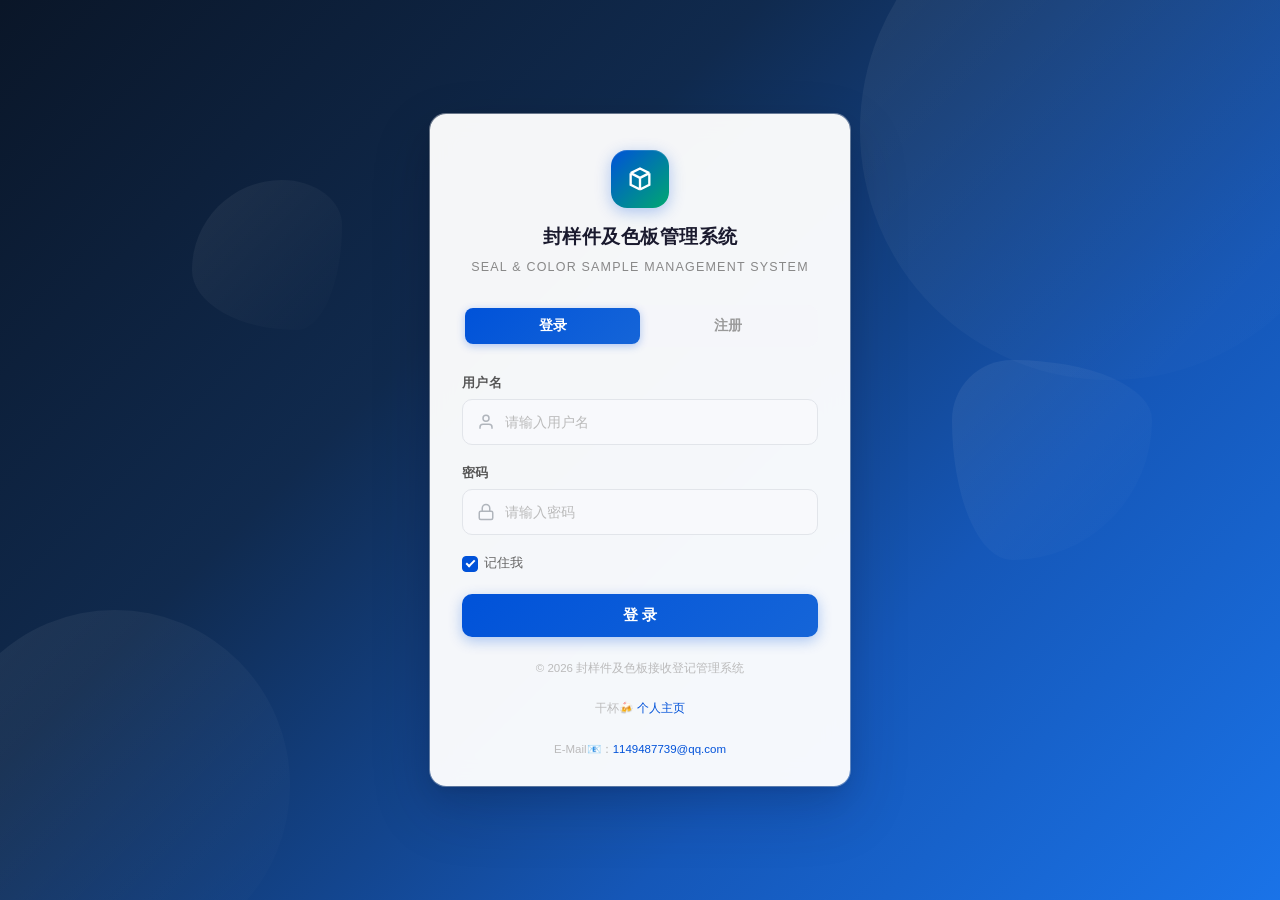
<file: templates/login.html>
<!DOCTYPE html>
<html lang="zh-CN">
<head>
    <meta charset="UTF-8">
    <meta name="viewport" content="width=device-width, initial-scale=1.0">
    <title>登录 - 封样件及色板管理系统</title>
    <link rel="stylesheet" href="/static/css/style.css">
    <link rel="stylesheet" href="/static/css/components.css">
    <link rel="stylesheet" href="/static/css/pages.css">
</head>
<body>
<div class="login-page">
    <!-- 背景装饰 -->
    <div class="login-bg-shapes">
        <div class="login-shape shape-1"></div>
        <div class="login-shape shape-2"></div>
        <div class="login-shape shape-3"></div>
        <div class="login-shape shape-4"></div>
    </div>

    <div class="login-card">
        <!-- 品牌区 -->
        <div class="login-brand">
            <div class="login-logo">
                <svg viewBox="0 0 24 24" fill="none" stroke="currentColor" stroke-width="2"><path d="M20 7l-8-4-8 4m16 0l-8 4m8-4v10l-8 4m0-10L4 7m8 4v10M4 7v10l8 4"/></svg>
            </div>
            <h1 class="login-brand-name">封样件及色板管理系统</h1>
            <p class="login-brand-subtitle">Seal &amp; Color Sample Management System</p>
        </div>

        <!-- 登录/注册 Tabs -->
        <div class="login-tabs">
            <button type="button" id="login-tab" class="login-tab active">登录</button>
            <button type="button" id="register-tab" class="login-tab">注册</button>
            <span class="login-tab-indicator" id="tab-indicator"></span>
        </div>

        <!-- 登录表单 -->
        <form id="login-form" style="display:block;" class="login-form-inner" autocomplete="off">
            <div class="login-field">
                <label class="login-label">用户名</label>
                <div class="login-input-wrap">
                    <span class="field-icon">
                        <svg viewBox="0 0 24 24" fill="none" stroke="currentColor" stroke-width="2" width="18" height="18"><path d="M20 21v-2a4 4 0 00-4-4H8a4 4 0 00-4 4v2"/><circle cx="12" cy="7" r="4"/></svg>
                    </span>
                    <input type="text" name="username" placeholder="请输入用户名" required autocomplete="username">
                </div>
            </div>
            <div class="login-field">
                <label class="login-label">密码</label>
                <div class="login-input-wrap">
                    <span class="field-icon">
                        <svg viewBox="0 0 24 24" fill="none" stroke="currentColor" stroke-width="2" width="18" height="18"><rect x="3" y="11" width="18" height="11" rx="2"/><path d="M7 11V7a5 5 0 0110 0v4"/></svg>
                    </span>
                    <input type="password" name="password" placeholder="请输入密码" required autocomplete="current-password">
                    <button type="button" class="pwd-toggle" aria-label="显示/隐藏密码">
                        <svg class="eye-open" viewBox="0 0 24 24" fill="none" stroke="currentColor" stroke-width="1.8" width="17" height="17"><path d="M1 12s4-8 11-8 11 8 11 8-4 8-11 8S1 12 1 12z"/><circle cx="12" cy="12" r="3"/></svg>
                        <svg class="eye-closed" viewBox="0 0 24 24" fill="none" stroke="currentColor" stroke-width="1.8" width="17" height="17" style="display:none;"><path d="M17.94 17.94A10.07 10.07 0 0112 20c-7 0-11-8-11-8a18.45 18.45 0 015.06-5.94M9.9 4.24A9.12 9.12 0 0112 4c7 0 11 8 11 8a18.5 18.5 0 01-2.16 3.19m-6.72-1.07a3 3 0 11-4.24-4.24"/><line x1="1" y1="1" x2="23" y2="23"/></svg>
                    </button>
                </div>
            </div>
            <div class="login-options-row">
                <label class="login-checkbox">
                    <input type="checkbox" checked>
                    <span class="checkbox-custom"></span>
                    记住我
                </label>
            </div>
            <button type="submit" class="btn-login">
                <span class="btn-text">登 录</span>
                <span class="btn-loading"><svg class="spinner-sm" viewBox="0 0 24 24" fill="none" stroke="currentColor" stroke-width="2.5"><path d="M12 2a10 10 0 100 20"/><animateTransform attributeName="transform" type="rotate" from="0 12 12" to="360 12 12" dur="0.6s" repeatCount="indefinite"/></svg></span>
            </button>
        </form>

        <!-- 注册表单 -->
        <form id="register-form" style="display:none;" class="login-form-inner" autocomplete="off">
            <div class="login-field">
                <label class="login-label">用户名</label>
                <div class="login-input-wrap">
                    <span class="field-icon">
                        <svg viewBox="0 0 24 24" fill="none" stroke="currentColor" stroke-width="2" width="18" height="18"><path d="M20 21v-2a4 4 0 00-4-4H8a4 4 0 00-4 4v2"/><circle cx="12" cy="7" r="4"/></svg>
                    </span>
                    <input type="text" name="username" placeholder="用于登录" required autocomplete="new-username">
                </div>
            </div>
            <div class="login-field">
                <label class="login-label">真实姓名</label>
                <div class="login-input-wrap">
                    <span class="field-icon">
                        <svg viewBox="0 0 24 24" fill="none" stroke="currentColor" stroke-width="2" width="18" height="18"><rect x="2" y="4" width="20" height="16" rx="2"/><line x1="7" y1="9" x2="17" y2="9"/><line x1="7" y1="13" x2="13" y2="13"/></svg>
                    </span>
                    <input type="text" name="realName" placeholder="真实姓名" required>
                </div>
            </div>
            <div class="login-field">
                <label class="login-label">密码</label>
                <div class="login-input-wrap">
                    <span class="field-icon">
                        <svg viewBox="0 0 24 24" fill="none" stroke="currentColor" stroke-width="2" width="18" height="18"><rect x="3" y="11" width="18" height="11" rx="2"/><path d="M7 11V7a5 5 0 0110 0v4"/></svg>
                    </span>
                    <input type="password" name="password" placeholder="至少6位" minlength="6" required autocomplete="new-password">
                    <button type="button" class="pwd-toggle" aria-label="显示/隐藏密码">
                        <svg class="eye-open" viewBox="0 0 24 24" fill="none" stroke="currentColor" stroke-width="1.8" width="17" height="17"><path d="M1 12s4-8 11-8 11 8 11 8-4 8-11 8S1 12 1 12z"/><circle cx="12" cy="12" r="3"/></svg>
                        <svg class="eye-closed" viewBox="0 0 24 24" fill="none" stroke="currentColor" stroke-width="1.8" width="17" height="17" style="display:none;"><path d="M17.94 17.94A10.07 10.07 0 0112 20c-7 0-11-8-11-8a18.45 18.45 0 015.06-5.94M9.9 4.24A9.12 9.12 0 0112 4c7 0 11 8 11 8a18.5 18.5 0 01-2.16 3.19m-6.72-1.07a3 3 0 11-4.24-4.24"/><line x1="1" y1="1" x2="23" y2="23"/></svg>
                    </button>
                </div>
            </div>
            <div class="login-field">
                <label class="login-label">确认密码</label>
                <div class="login-input-wrap">
                    <span class="field-icon">
                        <svg viewBox="0 0 24 24" fill="none" stroke="currentColor" stroke-width="2" width="18" height="18"><path d="M12 22s8-4 8-10V5l-8-3-8 3v7c0 6 8 10 8 10z"/></svg>
                    </span>
                    <input type="password" name="confirmPassword" placeholder="再次输入密码" required autocomplete="new-password">
                </div>
            </div>
            <div class="login-field">
                <label class="login-label">邀请码</label>
                <div class="login-input-wrap">
                    <span class="field-icon">
                        <svg viewBox="0 0 24 24" fill="none" stroke="currentColor" stroke-width="2" width="18" height="18"><path d="M15 7a2 2 0 012 2m4 0a6 6 0 01-7.743 5.743L11 17H9v2H7v2H4a1 1 0 01-1-1v-2.586a1 1 0 01.293-.707l5.964-5.964A6 6 0 1121 9z"/></svg>
                    </span>
                    <input type="text" name="invitationCode" placeholder="请输入管理员提供的邀请码" required>
                </div>
            </div>
            <button type="submit" class="btn-login">
                <span class="btn-text">注 册</span>
                <span class="btn-loading"><svg class="spinner-sm" viewBox="0 0 24 24" fill="none" stroke="currentColor" stroke-width="2.5"><path d="M12 2a10 10 0 100 20"/><animateTransform attributeName="transform" type="rotate" from="0 12 12" to="360 12 12" dur="0.6s" repeatCount="indefinite"/></svg></span>
            </button>
        </form>

        <div class="login-footer">&copy; 2026 封样件及色板接收登记管理系统</div>
        <div class="login-footer">干杯🍻 <a href="https://space.bilibili.com/36108381?spm_id_from=333.1007.0.0">个人主页</a></div>
        <div class="login-footer"> E-Mail📧：<a href="mailto:1149487739@qq.com">1149487739@qq.com<div>
    </div>
</div>

<script src="/static/js/api.js"></script>
<script src="/static/js/common.js"></script>
<script src="/static/js/ui.js"></script>
<script src="/static/js/auth.js"></script>
</body>
</html>
</file>
<file: static/css/style.css>
/* ========================================
   全局样式 - CSS Variables + Reset + 布局基础
   封样件及色板管理系统
   ======================================== */

/* CSS变量主题 */
:root {
  --primary: #0052D9;
  --primary-light: #e6f0ff;
  --primary-dark: #003399;
  --success: #00A870;
  --success-light: #e6f7ef;
  --danger: #E34D59;
  --danger-light: #fef2f2;
  --warning: #E74600;
  --warning-light: #fff7e6;
  --info: #059BE9;
  --info-light: #e6f5fc;

  --bg-primary: #F3F6F9;
  --bg-white: #FFFFFF;
  --bg-dark: #001C3D;
  --bg-sidebar: #001C3D;

  --text-primary: #1B1F23;
  --text-secondary: #63666F;
  --text-muted: #9CA3AF;
  --text-white: #FFFFFF;
  --text-link: var(--primary);

  --border-color: #E5E7EB;
  --border-light: #F0F1F3;

  /* 阴影 */
  --shadow-sm: 0 1px 2px rgba(0,0,0,0.05);
  --shadow-md: 0 4px 12px rgba(0,0,0,0.08);
  --shadow-lg: 0 12px 24px rgba(0,0,0,0.12);
  --shadow-xl: 0 20px 60px rgba(0,0,0,0.15);

  /* 圆角 */
  --radius-sm: 4px;
  --radius-md: 8px;
  --radius-lg: 12px;
  --radius-xl: 16px;
  --radius-full: 9999px;

  /* 侧边栏 */
  --sidebar-width: 220px;

  /* 过渡 */
  --transition-fast: 0.15s ease;
  --transition-normal: 0.25s ease;
  --transition-slow: 0.35s ease;
}

/* Reset */
*, *::before, *::after { box-sizing: border-box; margin: 0; padding: 0; }

html { font-size: 14px; scroll-behavior: smooth; }

body {
  font-family: PingFang SC, -apple-system, BlinkMacSystemFont, "Segoe UI", Roboto, "Helvetica Neue", Arial, sans-serif;
  font-size: 14px; line-height: 1.6; color: var(--text-primary);
  background: var(--bg-primary); min-height: 100vh;
  -webkit-font-smoothing: antialiased;
}

a { color: var(--text-link); text-decoration: none; transition: color var(--transition-fast); }
a:hover { color: var(--primary-dark); }
img { max-width: 100%; height: auto; }

/* 通用工具类 */
.text-center { text-align: center; }
.text-right { text-align: right; }
.text-muted { color: var(--text-secondary); }
.text-danger { color: var(--danger); }
.text-success { color: var(--success); }
.text-warning { color: var(--warning); }
.text-primary { color: var(--primary); }
.font-bold { font-weight: 600; }
.mt-8 { margin-top: 8px; } .mt-16 { margin-top: 16px; } .mt-24 { margin-top: 24px; }
.mb-8 { margin-bottom: 8px; } .mb-16 { margin-bottom: 16px; } .mb-24 { margin-bottom: 24px; }
.p-16 { padding: 16px; } .p-24 { padding: 24px; }
.flex { display: flex; } .flex-col { flex-direction: column; }
.items-center { align-items: center; }
.justify-between { justify-content: space-between; }
.gap-8 { gap: 8px; } .gap-12 { gap: 12px; } .gap-16 { gap: 16px; } .gap-24 { gap: 24px; }
.hidden { display: none !important; }

/* ===== 固定侧边栏布局 ===== */
.sidebar-layout {
  display: flex; min-height: 100vh;
}
.sidebar {
  position: fixed; left: 0; top: 0; bottom: 0;
  width: var(--sidebar-width); background: linear-gradient(180deg, #0a1628 0%, #102244 40%, #0d1b38 100%);
  color: var(--text-white); z-index: 100;
  display: flex; flex-direction: column;
  overflow-y: auto; overflow-x: hidden;
}
/* 自定义滚动条 */
.sidebar::-webkit-scrollbar { width: 3px; }
.sidebar::-webkit-scrollbar-track { background: transparent; }
.sidebar::-webkit-scrollbar-thumb { background: rgba(255,255,255,0.12); border-radius: 10px; }

.sidebar-brand {
  height: 64px; padding: 0 20px;
  display: flex; align-items: center; gap: 12px;
  border-bottom: 1px solid rgba(255,255,255,0.07);
  flex-shrink: 0; position: relative;
}
.sidebar-brand::after {
  content:''; position:absolute; bottom:-1px; left:20px; right:20px; height:1px;
  background:linear-gradient(90deg,transparent,rgba(255,255,255,0.12),transparent);
}
.sidebar-brand-icon {
  width: 36px; height: 36px; border-radius: 11px;
  background: linear-gradient(135deg, #0052D9, #00A870);
  display: flex; align-items: center; justify-content: center;
  font-size: 16px; font-weight: bold; color: white; flex-shrink: 0;
  box-shadow: 0 2px 10px rgba(0,82,217,0.35), inset 0 1px 0 rgba(255,255,255,0.15);
}
.sidebar-brand-text {
  font-size: 14.5px; font-weight: 700; white-space: nowrap;
  letter-spacing: 0.5px; color: rgba(255,255,255,0.92);
}

/* 导航菜单 */
.sidebar-nav { flex: 1; padding: 16px 0 8px; overflow-y: auto; }
.nav-group-title {
  padding: 10px 22px 8px;
  font-size: 10.5px; font-weight: 700; text-transform: uppercase;
  letter-spacing: 2px; color: rgba(255,255,255,0.28);
  pointer-events: none;
}
.nav-item {
  display: flex; align-items: center; gap: 11px;
  padding: 9px 18px 9px 20px; margin: 1px 10px;
  border-radius: 10px;
  color: rgba(255,255,255,0.6); font-size: 13.5px;
  cursor: pointer; transition: all 0.25s cubic-bezier(0.4, 0, 0.2, 1);
  position: relative;
}
.nav-item:hover {
  background: rgba(255,255,255,0.07);
  color: rgba(255,255,255,0.92);
  transform: translateX(2px);
}
.nav-item.active {
  background: linear-gradient(135deg, rgba(0,82,217,0.55), rgba(0,82,217,0.25));
  color: white; font-weight: 500;
  box-shadow: inset 0 0 0 1px rgba(255,255,255,0.08), 0 4px 12px rgba(0,82,217,0.15);
}
.nav-item.active::before {
  content:'';
  position:absolute; left:-10px; top:50%; transform:translateY(-50%);
  width:3px; height:60%; border-radius:3px;
  background:linear-gradient(180deg,#00A870,#0052D9);
  box-shadow:0 0 6px rgba(0,168,112,0.5);
}
.nav-item svg { width: 18px; height: 18px; flex-shrink: 0; opacity: 0.7; transition: opacity 0.2s, transform 0.2s; }
.nav-item:hover svg { opacity: 0.95; transform: scale(1.05); }
.nav-item.active svg { opacity: 1; }
.nav-item span { white-space: nowrap; overflow: hidden; text-overflow: ellipsis; flex: 1; min-width: 0; }
nav-dot {
  width: 5px; height: 5px; border-radius: 50%;
  background: rgba(255,255,255,0.15);
  flex-shrink: 0; transition: all 0.25s;
  margin-left:auto;
}
.nav-item.active nav-dot { background: #00A870; box-shadow: 0 0 6px rgba(0,168,112,0.5); }

/* 底部用户面板 */
.sidebar-footer {
  padding: 12px 12px; border-top: 1px solid rgba(255,255,255,0.06);
  flex-shrink: 0; position:relative;
}
.user-card {
  display:flex; align-items:center; gap:10px;
  padding:8px 12px; border-radius:10px;
  cursor:pointer; transition:all 0.25s;
  background:rgba(255,255,255,0.04);
  border:1px solid transparent;
}
.user-card:hover{
  background:rgba(255,255,255,0.09);
  border-color:rgba(255,255,255,0.08);
}
.user-avatar {
  width:36px; height:36px; border-radius:50%;
  background:linear-gradient(135deg, #0052D9, #7B61FF);
  display:flex; align-items:center; justify-content:center;
  font-size:14px; font-weight:600; flex-shrink:0;
  box-shadow:0 2px 8px rgba(0,82,217,0.25);
}
.user-info{flex:1;min-width:0;}
.user-name{font-size:13px;font-weight:600;white-space:nowrap;overflow:hidden;text-overflow:ellipsis;color:rgba(255,255,255,0.9);}
.user-role{font-size:11px;color:rgba(255,255,255,0.4);margin-top:1px;}
.user-arrow{
  color:rgba(255,255,255,0.3);
  transition:transform 0.3s cubic-bezier(0.4,0,0.2,1);
  display:flex;align-items:center;
}

/* 展开操作区 */
.user-expand-actions{
  max-height:0;overflow:hidden;opacity:0;
  transition:max-height 0.3s ease,opacity 0.2s ease,padding 0.2s ease;
  padding:0 12px;margin-top:0;
  pointer-events:none;
}
.user-expand-actions.show{
  max-height:120px;opacity:1;padding:8px 12px 4px;margin-top:6px;
  pointer-events:auto;
}
.expand-action-btn{
  display:flex;align-items:center;gap:7px;width:100%;padding:8px 12px;
  background:none;border:none;border-radius:8px;color:rgba(255,255,255,0.65);
  font-size:12.5px;font-family:inherit;cursor:pointer;
  transition:all 0.2s;text-align:left;
}
.expand-action-btn:hover{background:rgba(255,255,255,0.07);color:rgba(255,255,255,0.95);}
.expand-action-btn.logout-btn:hover{color:#E34D59;background:rgba(227,77,89,0.1);}
.expand-action-btn svg{opacity:0.7;transition:opacity 0.2s;}
.expand-action-btn:hover svg{opacity:1;}

/* ===== 主内容区 ===== */
.main-content {
  margin-left: var(--sidebar-width); min-height: 100vh;
  width: calc(100% - var(--sidebar-width));
  display: flex; flex-direction: column;
  background: #f5f6fa;
}

/* 顶栏 */
.top-header {
  position: sticky; top: 0; z-index: 50;
  height: 58px; background: rgba(255,255,255,0.88);
  backdrop-filter: blur(12px); -webkit-backdrop-filter: blur(12px);
  box-shadow: 0 1px 3px rgba(0,0,0,0.05), 0 1px 2px rgba(0,0,0,0.03);
  display: flex; align-items: center; justify-content: space-between;
  padding: 0 30px;
  border-bottom: 1px solid rgba(0,0,0,0.04);
}
.breadcrumb-wrap {
  display: flex; align-items: center; gap: 6px;
  font-size: 13.5px; color: var(--text-secondary);
}
.breadcrumb-home {
  color: rgba(0,82,217,0.45); opacity: 0.7; flex-shrink: 0;
}
.breadcrumb strong { color: var(--text-primary); font-weight: 500; }
.breadcrumb-sep { color: rgba(0,0,0,0.15); font-weight: 300; margin: 0 2px; }
.breadcrumb-current { color: var(--text-primary); font-weight: 500; }
.header-right { display: flex; align-items: center; gap: 16px; }
.header-time {
  font-size: 12.5px; color: var(--text-muted); font-family: 'SF Mono','Cascadia Code',monospace;
  background: #f0f1f5; padding: 4px 12px; border-radius: 6px;
  letter-spacing: 0.5px;
}

/* 页面容器 */
.page-container {
  padding: 24px 30px; flex: 1;
  width: 100%;
  box-sizing: border-box;
}

/* 页面标题区 */
.page-header {
  display: flex; justify-content: space-between; align-items: center;
  margin-bottom: 24px;
}
.page-title { font-size: 20px; font-weight: 600; color: var(--text-primary); }
.page-subtitle { font-size: 14px; color: var(--text-secondary); margin-left: 8px; }

/* 操作栏 */
.toolbar {
  display: flex; justify-content: space-between; align-items: center;
  gap: 16px; flex-wrap: wrap; margin-bottom: 20px;
}
.toolbar-left { display: flex; align-items: center; gap: 12px; }
.toolbar-right { display: flex; align-items: center; gap: 10px; flex-wrap: wrap; }
.search-group { display: flex; align-items: center; gap: 8px; }

/* ===== Button组件 ===== */
.btn {
  display: inline-flex; align-items: center; justify-content: center; gap: 6px;
  padding: 8px 18px; font-size: 13px; font-weight: 500;
  border: 1px solid transparent; border-radius: var(--radius-md);
  cursor: pointer; transition: all var(--transition-fast);
  white-space: nowrap; line-height: 1.4; font-family: inherit;
  text-decoration: none;
}
.btn:disabled { opacity: 0.55; cursor: not-allowed; }
.btn svg { width: 16px; height: 16px; }

.btn-primary { background: var(--primary); color: white; border-color: var(--primary); }
.btn-primary:hover:not(:disabled) { background: var(--primary-dark); box-shadow: 0 2px 8px rgba(0,82,217,0.35); transform: translateY(-1px); }

.btn-success { background: var(--success); color: white; border-color: var(--success); }
.btn-success:hover:not(:disabled) { opacity: 0.9; transform: translateY(-1px); }

.btn-danger { background: var(--danger); color: white; border-color: var(--danger); }
.btn-danger:hover:not(:disabled) { opacity: 0.9; transform: translateY(-1px); }

.btn-warning { background: var(--warning); color: white; border-color: var(--warning); }
.btn-warning:hover:not(:disabled) { opacity: 0.9; }

.btn-outline {
  background: transparent; color: var(--text-secondary);
  border-color: var(--border-color);
}
.btn-outline:hover:not(:disabled) {
  border-color: var(--primary); color: var(--primary);
  background: var(--primary-light);
}
.btn-outline-danger {
  background: transparent; color: var(--danger); border-color: var(--danger);
}
.btn-outline-danger:hover:not(:disabled) { background: var(--danger-light); }

.btn-ghost { background: transparent; color: var(--text-secondary); border: none; padding: 6px 12px; }
.btn-ghost:hover:not(:disabled) { background: var(--bg-primary); color: var(--text-primary); }

.btn-sm { padding: 5px 12px; font-size: 12px; }
.btn-lg { padding: 11px 26px; font-size: 15px; }

.btn-link {
  display: inline-flex; align-items: center; gap: 3px;
  background: none; border: none; color: var(--primary);
  cursor: pointer; font-size: 13px; font-family: inherit; padding: 2px 4px;
}
.btn-link:hover { color: var(--primary-dark); text-decoration: underline; }
.btn-link.danger { color: var(--danger); }
.btn-link.danger:hover { color: #c0392b; }
.btn-link.warning { color: var(--warning); }
.btn-link.success { color: var(--success); }

/* ===== Form组件 ===== */
.form-group { margin-bottom: 16px; }
.form-label {
  display: block; font-size: 13px; font-weight: 500; color: var(--text-primary);
  margin-bottom: 6px;
}
.form-label.required::after { content: '*'; color: var(--danger); margin-left: 3px; }

.form-input, .form-select, .form-textarea {
  width: 100%; padding: 9px 12px; font-size: 13.5px;
  border: 1px solid var(--border-color); border-radius: var(--radius-md);
  color: var(--text-primary); background: var(--bg-white);
  transition: border-color var(--transition-fast), box-shadow var(--transition-fast);
  font-family: inherit; outline: none;
}
.form-input:focus, .form-select:focus, .form-textarea:focus {
  border-color: var(--primary); box-shadow: 0 0 0 3px rgba(0,82,217,0.12);
}
.form-input.error, .form-select.error { border-color: var(--danger); box-shadow: 0 0 0 3px rgba(227,77,89,0.1); }
.form-textarea { resize: vertical; min-height: 72px; line-height: 1.5; }

.input-group { display: flex; align-items: stretch; }
.input-group .form-input { border-radius: var(--radius-md) 0 0 var(--radius-md); }
.input-group-addon {
  padding: 9px 12px; background: var(--bg-primary); border: 1px solid var(--border-color);
  border-left: none; border-radius: 0 var(--radius-md) var(--radius-md) 0;
  font-size: 13px; color: var(--text-secondary); white-space: nowrap;
}

/* 密码输入框带图标 */
.input-with-icon { position: relative; }
.input-with-icon .form-input { padding-right: 38px; }
.input-icon-toggle {
  position: absolute; right: 10px; top: 50%; transform: translateY(-50%);
  background: none; border: none; cursor: pointer; color: var(--text-muted);
  padding: 4px; display: flex; align-items: center;
}
.input-icon-toggle:hover { color: var(--text-secondary); }
.input-icon-toggle svg { width: 17px; height: 17px; }

/* 带前缀图标的输入 */
.input-prefix-icon { position: relative; }
.input-prefix-icon .form-input { padding-left: 38px; }
.prefix-icon {
  position: absolute; left: 12px; top: 50%; transform: translateY(-50%);
  color: var(--text-muted); pointer-events: none; display: flex; align-items: center;
}
.prefix-icon svg { width: 17px; height: 17px; }

/* 错误提示 */
.form-error { font-size: 12px; color: var(--danger); margin-top: 4px; }

/* ===== Card卡片 ===== */
.card {
  background: var(--bg-white); border-radius: var(--radius-lg);
  box-shadow: 0 1px 6px rgba(0,0,0,0.06); overflow: hidden;
}
.card-body { padding: 20px 24px; }
.card-header {
  padding: 16px 24px; border-bottom: 1px solid var(--border-light);
  display: flex; align-items: center; justify-content: space-between;
  font-size: 15px; font-weight: 600; color: var(--text-primary);
}

/* ===== Tag标签 ===== */
.tag {
  display: inline-flex; align-items: center; padding: 2px 10px;
  border-radius: var(--radius-full); font-size: 12px; font-weight: 500;
  white-space: nowrap; line-height: 1.6;
}
.tag-success { background: var(--success-light); color: #007a52; }
.tag-warning { background: var(--warning-light); color: #b35400; }
.tag-danger { background: var(--danger-light); color: #b33a44; }
.tag-info { background: var(--info-light); color: #047ab3; }
.tag-default { background: #F3F4F6; color: var(--text-secondary); }
.tag-admin { background: var(--danger-light); color: var(--danger); }
.tag-banned { background: #F3F4F6; color: var(--text-muted); }

/* ===== 分页器 ===== */
.pagination { display: flex; align-items: center; justify-content: center; gap: 4px; padding: 16px 0; }
.pagination button {
  min-width: 32px; height: 32px; display: flex; align-items: center; justify-content: center;
  border: 1px solid var(--border-color); border-radius: var(--radius-sm);
  background: var(--bg-white); color: var(--text-primary); font-size: 13px;
  cursor: pointer; transition: all var(--transition-fast); padding: 0 8px;
}
.pagination button:hover:not(:disabled):not(.active) { border-color: var(--primary); color: var(--primary); }
.pagination button.active { background: var(--primary); color: white; border-color: var(--primary); }
.pagination button:disabled { opacity: 0.45; cursor: not-allowed; }
.pagination .page-info { font-size: 13px; color: var(--text-secondary); margin: 0 8px; }

/* ===== Table表格基础 ===== */
.data-table-wrapper { background: var(--bg-white); border-radius: var(--radius-lg); box-shadow: 0 1px 6px rgba(0,0,0,0.06); overflow: hidden; width: 100%; }
.data-table { width: 100%; border-collapse: collapse; font-size: 13.5px; table-layout: auto; }
.data-table thead th {
  background: #FAFBFC; padding: 12px 14px; text-align: left;
  font-size: 12.5px; font-weight: 600; color: var(--text-secondary);
  border-bottom: 2px solid var(--border-color); white-space: nowrap;
  user-select: none;
}
.data-table tbody td {
  padding: 11px 14px; border-bottom: 1px solid var(--border-light);
  vertical-align: middle; color: var(--text-primary);
}
.data-table tbody tr:nth-child(even) { background: #FAFCFF; }
.data-table tbody tr:last-child td { border-bottom: none; }
.data-table tbody tr:hover { background: #EFF6FF; transition: background var(--transition-fast); }
.data-table .actions-cell { white-space: nowrap; display: flex; align-items: center; gap: 4px; }

/* 行展开详情 */
.expand-row td { padding: 0 !important; background: linear-gradient(to right, rgba(0,82,217,0.04), rgba(139,92,246,0.04)); }
.expand-content { padding: 20px 24px; }

/* 空状态 */
.empty-state {
  text-align: center; padding: 60px 20px; color: var(--text-muted);
}
.empty-state svg { width: 64px; height: 64px; margin-bottom: 16px; opacity: 0.35; }
.empty-state p { font-size: 14px; }

/* 数字高亮 */
.qty-low { color: var(--danger); font-weight: bold; }
.days-critical { color: var(--danger); font-weight: bold; }
.days-warning { color: var(--warning); font-weight: 500; }

/* 动画 */
@keyframes pulse {
  0%, 100% { opacity: 1; } 50% { opacity: 0.5; }
}
@keyframes blink {
  0%, 100% { border-color: var(--warning); } 50% { border-color: transparent; }
}
.animate-pulse { animation: pulse 2s ease-in-out infinite; }
.animate-blink { animation: blink 1.5s ease-in-out infinite; }

/* 滚动条美化 */
::-webkit-scrollbar { width: 6px; height: 6px; }
::-webkit-scrollbar-track { background: transparent; }
::-webkit-scrollbar-thumb { background: #C1C7CD; border-radius: 3px; }
::-webkit-scrollbar-thumb:hover { background: #9CA3AF; }

/* 打印隐藏 */
@media print {
  .sidebar, .top-header, .toolbar { display: none !important; }
  .main-content { margin-left: 0 !important; }
}
</file>
<file: static/css/components.css>
/* ========================================
   UI组件库 - Modal/Toast/Dialog/Tabs/Table/Steps等
   ======================================== */

/* ===== Modal模态框 ===== */
.modal-overlay {
  position: fixed; inset: 0; z-index: 1000;
  background: rgba(0,0,0,0.5); display: flex;
  align-items: center; justify-content: center;
  opacity: 0; visibility: hidden; transition: opacity var(--transition-normal), visibility var(--transition-normal);
}
.modal-overlay.show { opacity: 1; visibility: visible; }
.modal {
  background: white; border-radius: var(--radius-lg); box-shadow: var(--shadow-xl);
  max-height: 90vh; display: flex; flex-direction: column;
  transform: scale(0.95) translateY(10px); transition: transform var(--transition-normal);
  width: 600px; max-width: 92vw; overflow: hidden;
}
.modal-overlay.show .modal { transform: scale(1) translateY(0); }
.modal-header {
  padding: 18px 24px; border-bottom: 1px solid var(--border-light);
  display: flex; align-items: center; justify-content: space-between; flex-shrink: 0;
}
.modal-title { font-size: 16px; font-weight: 600; color: var(--text-primary); }
.modal-close {
  background: none; border: none; cursor: pointer; color: var(--text-muted);
  padding: 4px; border-radius: var(--radius-sm); transition: all var(--transition-fast);
  display: flex; align-items: center;
}
.modal-close:hover { color: var(--text-primary); background: var(--bg-primary); }
.modal-close svg { width: 20px; height: 20px; }

.modal-body { padding: 24px; overflow-y: auto; flex: 1; }
.modal-footer {
  padding: 14px 24px; border-top: 1px solid var(--border-light);
  display: flex; justify-content: flex-end; gap: 10px; flex-shrink: 0;
}

/* 强制改密Modal(不可关闭) */
.modal-overlay.force-modal .modal-close { display: none !important; }

/* 宽度变体 */
.modal.wide { width: 800px; }
.modal.xwide { width: 92vw; max-width: 1600px; }
.modal.narrow { width: 480px; }
.modal.full { width: 96vw; max-width: 1920px; }

/* ===== Toast提示 ===== */
.toast-container {
  position: fixed; top: 80px; right: 24px; z-index: 2000;
  display: flex; flex-direction: column; gap: 8px;
  pointer-events: none;
}
.toast {
  min-width: 280px; max-width: 420px; padding: 12px 18px;
  border-radius: var(--radius-md); box-shadow: var(--shadow-lg);
  display: flex; align-items: center; gap: 10px;
  font-size: 13.5px; pointer-events: auto;
  animation: toastSlideIn 0.3s ease forwards;
  transition: all var(--transition-normal);
}
.toast.hiding { animation: toastSlideOut 0.25s ease forwards; }
@keyframes toastSlideIn { from { opacity:0; transform: translateX(40px); } to { opacity:1; transform: translateX(0); } }
@keyframes toastSlideOut { from { opacity:1; transform: translateX(0); } to { opacity:0; transform: translateX(40px); } }

.toast-icon { font-weight:700; font-size:16px; width:20px; height:20px; display:flex; align-items:center; justify-content:center; flex-shrink:0; }
.toast-timer {
    margin-left:auto; display:flex; align-items:center; gap:6px; flex-shrink:0;
    font-size:11px; color:var(--text-muted, #999); user-select:none;
}
.toast-timer i {
    display:inline-block; width:36px; height:3px; border-radius:2px;
    background:currentColor; opacity:.35;
    transform-origin:left center; transition:none;
}
.toast-timer b{ font-weight:600; min-width:22px; text-align:right; }

.toast svg { width: 20px; height: 20px; flex-shrink: 0; }
.toast-success { background: #F0FDF4; border-left: 4px solid var(--success); color: #166534; }
.toast-error { background: #FEF2F2; border-left: 4px solid var(--danger); color: #991B1B; }
.toast-info { background: #EFF6FF; border-left: 4px solid var(--info); color: #1E40AF; }
.toast-warning { background: #FFFbeb; border-left: 4px solid var(--warning); color: #92400E; }

/* ===== Confirm确认框 ===== */
.confirm-overlay {
  position: fixed; inset: 0; z-index: 1100;
  background: rgba(0,0,0,0.55); display: none;
  align-items: center; justify-content: center;
}
.confirm-overlay.show { display: flex; }
.confirm-box {
  background: white; border-radius: var(--radius-lg); padding: 28px;
  text-align: center; max-width: 400px; width: 90%;
  box-shadow: var(--shadow-xl); animation: confirmPopIn 0.2s ease;
}
@keyframes confirmPopIn { from { opacity:0; transform: scale(0.9); } to { opacity:1; transform: scale(1); } }
.confirm-icon { width: 48px; height: 48px; margin: 0 auto 14px; border-radius: 50%; display: flex; align-items: center; justify-content: center; font-size: 24px; }
.confirm-icon.warn { background: var(--warning-light); color: var(--warning); }
.confirm-icon.danger { background: var(--danger-light); color: var(--danger); }
.confirm-title { font-size: 16px; font-weight: 600; margin-bottom: 8px; }
.confirm-message { font-size: 14px; color: var(--text-secondary); margin-bottom: 22px; line-height: 1.6; }
.confirm-actions { display: flex; gap: 10px; justify-content: center; }

/* ===== Tabs选项卡 ===== */
.tabs-container { width: 100%; }
.tab-nav {
  display: flex; border-bottom: 2px solid var(--border-light);
  gap: 0; overflow-x: auto;
}
.tab-item {
  padding: 11px 20px; font-size: 13.5px; font-weight: 500;
  color: var(--text-secondary); cursor: pointer;
  border-bottom: 2px solid transparent; margin-bottom: -2px;
  white-space: nowrap; transition: all var(--transition-fast);
  position: relative; display: inline-flex; align-items: center; gap: 6px;
  background: none; border-top: none; border-left: none; border-right: none;
  font-family: inherit;
}
.tab-item:hover { color: var(--primary); }
.tab-item.active {
  color: var(--primary); border-bottom-color: var(--primary);
  font-weight: 600;
}
.tab-badge {
  min-width: 18px; height: 18px; padding: 0 5px;
  border-radius: var(--radius-full); font-size: 11px; font-weight: 600;
  display: inline-flex; align-items: center; justify-content: center;
  background: var(--warning-light); color: var(--warning);
}
.tab-badge.danger-badge { background: var(--danger-light); color: var(--danger); }
.tab-panel { display: none; padding: 20px 0; animation: tabFadeIn 0.2s ease; }
.tab-panel.active { display: block; }
@keyframes tabFadeIn { from{opacity:0} to{opacity:1} }

/* ===== Drawer侧滑抽屉 ===== */
.drawer-overlay {
  position: fixed; inset: 0; z-index: 1000;
  background: rgba(0,0,0,0.4);
  opacity: 0; visibility: hidden; transition: all var(--transition-slow);
}
.drawer-overlay.show { opacity: 1; visibility: visible; }
.drawer {
  position: fixed; top: 0; bottom: 0; width: 480px; max-width: 92vw;
  background: white; box-shadow: -4px 0 30px rgba(0,0,0,0.15);
  display: flex; flex-direction: column; z-index: 1001;
  transition: transform var(--transition-slow);
}
.drawer-right { right: 0; transform: translateX(100%); }
.drawer-overlay.show .drawer-right { transform: translateX(0); }
.drawer-left { left: 0; transform: translateX(-100%); }
.drawer-overlay.show .drawer-left { transform: translateX(0); }

.drawer-header {
  padding: 18px 24px; border-bottom: 1px solid var(--border-light);
  display: flex; align-items: center; justify-content: space-between; flex-shrink: 0;
}
.drawer-body { padding: 24px; overflow-y: auto; flex: 1; }

/* ===== Steps步骤条 ===== */
.steps { display: flex; align-items: center; margin-bottom: 32px; position: relative; }
.steps::before {
  content: ''; position: absolute; top: 19px; left: 36px; right: 36px;
  height: 2px; background: var(--border-color); z-index: 0;
}
.step-item {
  display: flex; flex-direction: column; align-items: center;
  flex: 1; position: relative; z-index: 1; cursor: pointer;
}
.step-circle {
  width: 38px; height: 38px; border-radius: 50%;
  display: flex; align-items: center; justify-content: center;
  font-size: 14px; font-weight: 600; border: 2px solid var(--border-color);
  background: white; color: var(--text-muted); transition: all var(--transition-normal);
  margin-bottom: 8px;
}
.step-label { font-size: 12px; color: var(--text-muted); font-weight: 500; transition: color var(--transition-normal); }
.step-item.active .step-circle { background: var(--primary); border-color: var(--primary); color: white; box-shadow: 0 0 0 4px rgba(0,82,217,0.15); }
.step-item.active .step-label { color: var(--primary); font-weight: 600; }
.step-item.completed .step-circle { background: var(--success); border-color: var(--success); color: white; }
.step-item.completed .step-label { color: var(--success); }

/* ===== RadioGroup卡片式 ===== */
.radio-group { display: flex; gap: 16px; margin: 16px 0; }
.radio-card {
  flex: 1; padding: 18px 20px; border: 2px solid var(--border-color);
  border-radius: var(--radius-md); cursor: pointer; transition: all var(--transition-fast);
  position: relative;
}
.radio-card:hover { border-color: var(--primary-light); background: #FAFCFF; }
.radio-card.selected { border-color: var(--success); background: var(--success-light); }
.radio-card.selected-danger { border-color: var(--danger); background: var(--danger-light); }
.radio-card-left-bar { position: absolute; left: 0; top: 0; bottom: 0; width: 4px; border-radius: 4px 0 0 4px; background: transparent; transition: background var(--transition-fast); }
.radio-card.selected .radio-card-left-bar { background: var(--success); }
.radio-card.selected-danger .radio-card-left-bar { background: var(--danger); }
.radio-card-title { font-size: 15px; font-weight: 600; margin-bottom: 4px; }
.radio-card-desc { font-size: 12.5px; color: var(--text-secondary); }

/* ===== Switch开关 ===== */
.switch-wrapper { display: inline-flex; align-items: center; gap: 6px; }
.switch {
  width: 42px; height: 24px; background: #D1D5DB; border-radius: 12px;
  position: relative; cursor: pointer; transition: background var(--transition-fast);
  flex-shrink: 0;
}
.switch.on { background: var(--success); }
.switch-knob {
  width: 18px; height: 18px; border-radius: 50%; background: white;
  position: absolute; top: 3px; left: 3px;
  box-shadow: 0 1px 3px rgba(0,0,0,0.2);
  transition: transform var(--transition-fast);
}
.switch.on .switch-knob { transform: translateX(18px); }

/* ===== Collapse折叠面板 ===== */
.collapse-panel { border: 1px solid var(--border-color); border-radius: var(--radius-md); overflow: hidden; }
.collapse-header {
  padding: 12px 16px; background: #FAFBFC; display: flex;
  align-items: center; justify-content: space-between; cursor: pointer;
  user-select: none;
}
.collapse-header:hover { background: #F3F4F6; }
.collapse-arrow { transition: transform var(--transition-fast); }
.collapse-header.open .collapse-arrow { transform: rotate(180deg); }
.collapse-body {
  max-height: 0; overflow: hidden; transition: max-height var(--transition-slow);
}
.collapse-body.open { max-height: 500px; padding: 16px; }

/* ===== Alert提示条 ===== */
.alert { padding: 12px 16px; border-radius: var(--radius-md); font-size: 13px; display: flex; align-items: flex-start; gap: 10px; line-height: 1.5; }
.alert-info { background: var(--info-light); border-left: 4px solid var(--info); color: #0369a1; }
.alert-warning { background: var(--warning-light); border-left: 4px solid var(--warning); color: #92400E; }
.alert-error { background: var(--danger-light); border-left: 4px solid var(--danger); color: #991B1B; }
.alert-success { background: var(--success-light); border-left: 4px solid var(--success); color: #166534; }
.alert svg { width: 18px; height: 18px; flex-shrink: 0; margin-top: 1px; }

/* ===== Loading遮罩 ===== */
.loading-overlay {
  position: absolute; inset: 0; background: rgba(255,255,255,0.85);
  display: flex; align-items: center; justify-content: center;
  z-index: 50; border-radius: inherit;
}
.spinner {
  width: 36px; height: 36px; border: 3px solid var(--border-color);
  border-top-color: var(--primary); border-radius: 50%;
  animation: spin 0.7s linear infinite;
}
@keyframes spin { to { transform: rotate(360deg); } }
.loading-fullscreen {
  position: fixed; inset: 0; z-index: 9999;
  background: rgba(255,255,255,0.9);
  display: flex; align-items: center; justify-content: center; flex-direction: column; gap: 16px;
}
.loading-fullscreen .spinner { width: 44px; height: 44px; border-width: 4px; }
.loading-text { font-size: 14px; color: var(--text-secondary); }

/* ===== Badge徽章 ===== */
.badge { display: inline-flex; align-items: center; padding: 1px 7px; border-radius: var(--radius-full); font-size: 11px; font-weight: 600; }
.badge-primary { background: var(--primary-light); color: var(--primary); }
.badge-success { background: var(--success-light); color: var(--success); }
.badge-danger { background: var(--danger-light); color: var(--danger); }
.badge-warning { background: var(--warning-light); color: var(--warning); }

/* ===== 密码强度条 ===== */
.pwd-strength { display: flex; gap: 4px; margin-top: 6px; }
.pwd-strength-bar {
  height: 4px; flex: 1; border-radius: 2px;
  background: #E5E7EB; transition: background var(--transition-fast);
}
.pwd-strength-bar.active-weak { background: var(--danger); }
.pwd-strength-bar.active-medium { background: var(--warning); }
.pwd-strength-bar.active-strong { background: var(--success); }
.pwd-strength-text { font-size: 11px; margin-top: 4px; color: var(--text-secondary); }

/* ===== 描述列表(dl/dt/dd) ===== */
.desc-list dt { font-size: 12px; color: var(--text-muted); margin-bottom: 2px; }
.desc-list dd { font-size: 14px; font-weight: 500; color: var(--text-primary); margin-bottom: 12px; word-break: break-all; }

/* ΔE展示区 */
.delta-e-display {
  text-align: center; padding: 32px 20px;
  background: linear-gradient(to bottom right, #F9FAFB, #F3F4F6);
  border-radius: var(--radius-xl); margin: 20px 0;
}
.delta-e-value { font-size: 48px; font-weight: 900; font-family: 'SF Mono', Consolas, monospace; line-height: 1.2; }
.delta-e-excellent { color: #00A870; text-shadow: 0 0 12px rgba(0,168,112,0.4); }
.delta-e-good { color: #E74600; text-shadow: 0 0 12px rgba(231,70,0,0.4); }
.delta-e-warning { color: #E34D59; text-shadow: 0 0 12px rgba(227,77,89,0.4); animation: pulse 1.5s ease-in-out infinite; }
.delta-e-level { display: inline-block; padding: 8px 24px; border-radius: 20px; font-size: 15px; font-weight: 600; margin-top: 8px; }
.delta-e-thresholds { font-size: 12px; color: var(--text-secondary); margin-top: 12px; }

/* LAB输入区三列布局 */
.lab-input-grid { display: grid; grid-template-columns: 1fr 1fr 1fr; gap: 24px; }
.lab-input-column { display: flex; flex-direction: column; gap: 8px; }
.lab-baseline-value {
  background: #F3F4F6; border-radius: var(--radius-md); padding: 14px;
  text-align: center;
}
.lab-baseline-label { font-size: 11px; color: var(--text-muted); margin-bottom: 4px; }
.lab-baseline-number { font-size: 18px; font-weight: bold; font-family: monospace; color: var(--text-secondary); }

/* 信息只读展示区 */
.info-display-box {
  background: #F9FAFB; border-radius: var(--radius-md);
  padding: 16px 20px; margin-bottom: 16px;
}
.info-row { display: flex; gap: 24px; flex-wrap: wrap; }
.info-item { min-width: 160px; }
.info-label { font-size: 12px; color: var(--text-muted); }
.info-value { font-size: 14px; font-weight: 500; color: var(--text-primary); }
</file>
<file: static/css/pages.css>
/* ========================================
   各页面专用样式
   ======================================== */

/* ===== 登录页 login.html ===== */
.login-page {
  min-height: 100vh; display: flex; align-items: center; justify-content: center;
  background: linear-gradient(135deg, #0a1628 0%, #102a4e 35%, #1557b8 70%, #1a73e8 100%);
  position: relative; overflow: hidden;
}

/* 背景装饰形状 */
.login-bg-shapes { position: absolute; inset: 0; overflow: hidden; pointer-events: none; }
.login-shape {
  position: absolute; border-radius: 50%; opacity: 0.07;
  background: linear-gradient(135deg, #fff, transparent);
}
.shape-1 { width: 500px; height: 500px; top: -120px; right: -80px; animation: floatShape 20s ease-in-out infinite; }
.shape-2 { width: 350px; height: 350px; bottom: -60px; left: -60px; animation: floatShape 25s ease-in-out infinite reverse; }
.shape-3 { width: 200px; height: 200px; top: 40%; right: 10%; animation: floatShape 18s ease-in-out infinite 3s; border-radius: 30% 70% 70% 30%/30% 30% 70% 70%; }
.shape-4 { width: 150px; height: 150px; top: 20%; left: 15%; animation: floatShape 22s ease-in-out infinite 5s; border-radius: 60% 40% 30% 70%/60% 30% 70% 40%; }

@keyframes floatShape {
  0%, 100% { transform: translate(0, 0) rotate(0deg) scale(1); }
  33% { transform: translate(20px, -30px) rotate(5deg) scale(1.05); }
  66% { transform: translate(-15px, 20px) rotate(-3deg) scale(0.95); }
}

.login-card {
  width: 420px; background: rgba(255,255,255,0.96); backdrop-filter: blur(12px);
  border-radius: 16px;
  box-shadow:
    0 4px 6px rgba(0,0,0,0.04),
    0 10px 30px rgba(0,0,0,0.08),
    0 24px 60px rgba(0,22,56,0.18),
    0 0 0 1px rgba(255,255,255,0.4);
  padding: 36px 32px 28px;
  position: relative; z-index: 1;
}

/* 品牌区 */
.login-brand { text-align: center; margin-bottom: 28px; }
.login-logo {
  width: 58px; height: 58px; margin: 0 auto 14px;
  border-radius: 16px; background: linear-gradient(135deg, #0052D9 0%, #00A870 100%);
  display: flex; align-items: center; justify-content: center;
  box-shadow: 0 4px 16px rgba(0,82,217,0.3), inset 0 1px 0 rgba(255,255,255,0.15);
}
.login-logo svg { width: 28px; height: 28px; color: white; }
.login-brand-name {
  font-size: 19px; font-weight: 700; color: #1a1a2e; margin-bottom: 5px;
  letter-spacing: 0.5px;
}
.login-brand-subtitle {
  font-size: 12.5px; color: #888; letter-spacing: 1.2px; text-transform: uppercase;
  font-weight: 400;
}

/* Tabs */
.login-tabs {
  display: flex; position: relative; margin-bottom: 26px;
  background: #f5f6fa; border-radius: 10px; padding: 3px;
}
.login-tab {
  flex: 1; text-align: center; padding: 9px 0; font-size: 13.5px; font-weight: 600;
  color: #999; cursor: pointer;
  border: none; background: none; border-radius: 8px;
  font-family: inherit; transition: all 0.3s cubic-bezier(0.4, 0, 0.2, 1);
  z-index: 1; position: relative;
}
.login-tab.active {
  color: #fff; background: linear-gradient(135deg, #0052D9, #1565D8);
  box-shadow: 0 2px 8px rgba(0,82,217,0.3);
}

/* 表单字段 */
.login-form-inner .login-field { margin-bottom: 18px; }
.login-label {
  display: block; font-size: 12.5px; font-weight: 600; color: #555;
  margin-bottom: 6px; letter-spacing: 0.3px;
}
.login-input-wrap {
  position: relative; display: flex; align-items: center;
  background: #f8f9fc; border: 1.5px solid #e2e5ea; border-radius: 10px;
  transition: all 0.25s ease;
}
.login-input-wrap:focus-within {
  background: #fff; border-color: #0052D9;
  box-shadow: 0 0 0 3px rgba(0,82,217,0.08);
}
.login-input-wrap input {
  flex: 1; border: none; background: transparent; outline: none;
  font-size: 14px; color: #333; font-family: inherit; line-height: 44px;
  padding: 0 42px 0 42px; min-width: 0;
}
.login-input-wrap input::placeholder { color: #bbb; }

.field-icon {
  position: absolute; left: 14px; display: flex; align-items: center;
  color: #b0b5bc; transition: color 0.25s;
  pointer-events: none;
}
.login-input-wrap:focus-within .field-icon { color: #0052D9; }

/* 密码显示/隐藏 */
.pwd-toggle {
  position: absolute; right: 10px; z-index: 1;
  background: none; border: none; cursor: pointer;
  padding: 6px; color: #aaa; transition: color 0.2s;
  display: flex; align-items: center; justify-content: center;
  opacity: 0;
}
.login-input-wrap:hover .pwd-toggle,
.login-input-wrap:focus-within .pwd-toggle { opacity: 1; }
.pwd-toggle:hover { color: #666; }

/* 记住我 */
.login-options-row {
  display: flex; justify-content: space-between; align-items: center;
  margin-bottom: 20px; margin-top: 4px;
}
.login-checkbox {
  display: flex; align-items: center; gap: 6px; cursor: pointer;
  font-size: 13px; color: #666; user-select: none;
}
.login-checkbox input[type="checkbox"] { display: none; }
.checkbox-custom {
  width: 16px; height: 16px; border: 1.5px solid #ccc; border-radius: 4px;
  display: inline-flex; align-items: center; justify-content: center;
  transition: all 0.2s; flex-shrink: 0;
}
.checkbox-custom::after {
  content: ''; width: 9px; height: 5px;
  border-left: 2px solid #fff; border-bottom: 2px solid #fff;
  transform: rotate(-45deg) scale(0);
  transition: transform 0.2s; margin-top: -2px;
}
.login-checkbox input:checked + .checkbox-custom {
  background: #0052D9; border-color: #0052D9;
}
.login-checkbox input:checked + .checkbox-custom::after { transform: rotate(-45deg) scale(1); }

/* 登录按钮 */
.btn-login {
  width: 100%; padding: 12px; border: none; border-radius: 10px;
  background: linear-gradient(135deg, #0052D9, #1565D8);
  color: #fff; font-size: 15px; font-weight: 600; font-family: inherit;
  cursor: pointer; position: relative; overflow: hidden;
  transition: all 0.3s; box-shadow: 0 4px 14px rgba(0,82,217,0.3);
}
.btn-login:hover {
  transform: translateY(-1px);
  box-shadow: 0 6px 20px rgba(0,82,217,0.38);
}
.btn-login:active { transform: translateY(0); }
.btn-login.loading { pointer-events: none; opacity: 0.85; }
.btn-login .btn-text { transition: opacity 0.2s; }
.btn-login.loading .btn-text { opacity: 0; }
.btn-login .btn-loading {
  position: absolute; inset: 0; display: flex; align-items: center; justify-content: center;
  opacity: 0; transition: opacity 0.2s;
}
.btn-login.loading .btn-loading { opacity: 1; }
.spinner-sm { width: 22px; height: 22px; animation: spin 0.6s linear infinite; }
@keyframes spin { to { transform: rotate(360deg); } }

/* 页脚 */
.login-footer { text-align: center; margin-top: 22px; font-size: 11.5px; color: #bbb; }

/* 强制改密遮罩 */
.force-change-pwd-overlay {
  position: fixed; inset: 0; z-index: 2000;
  background: rgba(0,0,0,0.65); display: none;
  align-items: center; justify-content: center;
}
.force-change-pwd-overlay.show { display: flex; }
.force-change-pwd-dialog {
  background: white; border-radius: var(--radius-xl); padding: 32px;
  width: 460px; max-width: 92vw; box-shadow: var(--shadow-xl);
}
.force-banner {
  background: var(--danger-light); color: var(--danger);
  padding: 12px 16px; border-radius: var(--radius-md);
  font-size: 13px; margin-bottom: 20px; line-height: 1.5;
}

/* ===== 仪表盘 dashboard.html ===== */
.stats-grid {
  display: grid; grid-template-columns: repeat(4, 1fr); gap: 24px;
  margin-bottom: 24px;
}
.stat-card {
  background: white; border-radius: var(--radius-lg);
  padding: 22px 24px; display: flex; align-items: center; gap: 18px;
  box-shadow: 0 1px 6px rgba(0,0,0,0.06);
  transition: transform var(--transition-normal), box-shadow var(--transition-normal);
  cursor: default;
  position: relative; overflow: hidden;
}
.stat-card:hover { transform: translateY(-4px); box-shadow: var(--shadow-lg); }
.stat-card::before {
  content: ''; position: absolute; left: 0; top: 0; bottom: 0; width: 4px;
}
.stat-card.blue::before { background: var(--primary); }
.stat-card.green::before { background: var(--success); }
.stat-card.orange::before { background: var(--warning); }
.stat-card.red::before { background: var(--danger); }
.stat-icon {
  width: 52px; height: 52px; border-radius: var(--radius-md);
  display: flex; align-items: center; justify-content: center; flex-shrink: 0;
}
.stat-icon svg { width: 26px; height: 26px; }
.stat-icon.blue { background: var(--primary-light); color: var(--primary); }
.stat-icon.green { background: var(--success-light); color: var(--success); }
.stat-icon.orange { background: var(--warning-light); color: var(--warning); }
.stat-icon.red { background: var(--danger-light); color: var(--danger); }
.stat-info { flex: 1; }
.stat-number { font-size: 30px; font-weight: bold; line-height: 1.2; color: var(--text-primary); }
.stat-number.blue { color: var(--primary); }
.stat-number.green { color: var(--success); }
.stat-number.orange { color: var(--warning); }
.stat-number.red { color: var(--danger); }
.stat-label { font-size: 13px; color: var(--text-secondary); margin-top: 4px; }

.dashboard-grid {
  display: grid; grid-template-columns: 3fr 2fr; gap: 24px;
}

/* Timeline时间线 */
.timeline { position: relative; padding-left: 24px; }
.timeline::before {
  content: ''; position: absolute; left: 8px; top: 0; bottom: 0;
  width: 2px; background: #E5E7EB;
}
.timeline-item { position: relative; padding-bottom: 20px; }
.timeline-dot {
  position: absolute; left: -20px; top: 4px;
  width: 12px; height: 12px; border-radius: 50%;
  border: 2px solid white; box-shadow: 0 0 0 2px var(--border-color);
  background: white;
}
.timeline-dot.add { background: var(--success); box-shadow: 0 0 0 2px var(--success); }
.timeline-dot.edit { background: var(--info); box-shadow: 0 0 0 2px var(--info); }
.timeline-dot.eval { background: var(--warning); box-shadow: 0 0 0 2px var(--warning); }
.timeline-dot.scrap { background: var(--danger); box-shadow: 0 0 0 2px var(--danger); }
.timeline-dot.send { background: #8B5CF6; box-shadow: 0 0 0 2px #8B5CF6; }
.time-text { font-size: 12px; color: var(--text-muted); margin-bottom: 2px; }
.time-action { font-size: 13.5px; color: var(--text-primary); }
.time-target { font-size: 12.5px; color: var(--text-secondary); }

/* ===== 封样件台账 seal-sample.html / 色板台账 color-sample.html / 寄出 send-record.html / 报废 scrap-list.html ===== */
.table-toolbar { display: flex; justify-content: space-between; align-items: center; flex-wrap: wrap; gap: 12px; margin-bottom: 20px; }
.toolbar-title-group { display: flex; align-items: baseline; gap: 10px; }
.toolbar-buttons { display: flex; align-items: center; gap: 8px; flex-wrap: wrap; }
.file-hidden { display: none; }

/* 高级搜索面板 */
.advanced-search {
  background: #FAFBFC; border: 1px solid var(--border-color);
  border-radius: var(--radius-md); padding: 18px 20px; margin-bottom: 20px;
  display: none;
}
.advanced-search.open { display: block; }
.adv-search-grid { display: grid; grid-template-columns: repeat(3, 1fr); gap: 16px; }
.adv-search-actions { display: flex; gap: 10px; margin-top: 14px; justify-content: flex-end; }

/* ===== 封样件评定 seal-evaluation.html / 色板评定 color-evaluation.html ===== */
.eval-condition-area { display: none; margin-top: 16px; padding: 16px; border-radius: var(--radius-md); background: #FAFBFC; border: 1px dashed var(--border-color); }
.eval-condition-area.show { display: block; }
.eval-pass-area { border-color: var(--success); background: var(--success-light); }
.eval-fail-area { border-color: var(--danger); background: var(--danger-light); }

/* 色板评定头部信息区 */
.eval-header-info {
  background: linear-gradient(to right, var(--primary-light), #EEF2FF);
  border-radius: var(--radius-lg); padding: 20px 24px; margin-bottom: 20px;
}
.eval-baseline-lab {
  background: white; border-radius: var(--radius-md);
  padding: 16px 20px; box-shadow: 0 1px 4px rgba(0,0,0,0.06);
}
.baseline-lab-values { display: flex; justify-content: space-around; }
.baseline-lab-val {
  text-align: center; font-family: 'SF Mono', Consolas, monospace;
  font-size: 18px; font-weight: bold; color: var(--text-primary);
}
.baseline-lab-label { font-size: 11px; color: var(--text-muted); margin-top: 2px; }

/* ===== 管理后台 admin-panel.html ===== */
.admin-tabs .tab-nav { border-bottom: 2px solid var(--border-color); }
.admin-tab-content { padding-top: 20px; }
.invite-code-display {
  font-family: monospace; font-size: 24px; font-weight: bold;
  color: var(--primary); text-align: center; padding: 16px;
  background: var(--primary-light); border-radius: var(--radius-md);
  letter-spacing: 2px; word-break: break-all;
}
.settings-form-card { padding: 24px; }
.setting-row { display: flex; align-items: center; gap: 24px; padding: 14px 0; border-bottom: 1px solid var(--border-light); }
.setting-row:last-child { border-bottom: none; }
.setting-label { font-size: 14px; font-weight: 500; min-width: 180px; color: var(--text-primary); }
.setting-input { width: 120px; padding: 8px 12px; border: 1px solid var(--border-color); border-radius: var(--radius-md); font-size: 14px; text-align: center; font-family: inherit; outline: none; }
.setting-input:focus { border-color: var(--primary); box-shadow: 0 0 0 3px rgba(0,82,217,0.1); }
.setting-preview { display: flex; align-items: center; gap: 12px; flex: 1; }
.settings-preview-area { margin-top: 20px; padding: 16px; background: #FAFBFC; border-radius: var(--radius-md); }
.preview-item { display: flex; align-items: center; gap: 10px; padding: 8px 0; }
.preview-deltae { font-size: 20px; font-weight: bold; font-family: monospace; }

/* ===== 表格通用配置(筛选+列设置) table-config.js ===== */
.tc-filter-bar { background:#FAFBFC; border:1px solid var(--border-color); border-radius:var(--radius-md); padding:16px 20px; margin-bottom:20px; }
.tc-filter-rows { display:flex; flex-direction:column; gap:10px; margin-bottom:14px; min-height:0; }
.tc-filter-row { display:flex; align-items:center; gap:10px; animation:filterRowIn 0.2s ease; }
@keyframes filterRowIn { from{opacity:0;transform:translateY(-6px);} to{opacity:1;transform:none;} }
.tc-filter-row .form-select, .tc-filter-row .form-input { padding:7px 11px; font-size:13px; }
.tc-fld-select { width:130px; flex-shrink:0; }
.tc-op-select { width:100px; flex-shrink:0; }
.tc-op-input-wrap { display:flex; gap:8px; align-items:center; flex:1; }
.tc-val-input { flex:1; min-width:0; }
.tc-rm-btn { background:none;border:none;color:var(--text-muted);font-size:22px;cursor:pointer;line-height:1;padding:0 4px;
    border-radius:4px;width:28px;height:28px;display:flex;align-items:center;justify-content:center;flex-shrink:0;transition:all 0.15s;}
.tc-rm-btn:hover { color:var(--danger);background:var(--danger-light); }

.tc-filter-actions { display:flex; align-items:center; gap:8px; padding-top:10px; border-top:1px solid var(--border-light); flex-wrap:wrap; }

/* 列设置弹窗 */
.tc-col-settings { padding:4px 0; }
.tc-col-hint { font-size:12.5px; color:var(--text-secondary); margin-bottom:14px; line-height:1.5; }
.tc-col-list { display:grid; grid-template-columns:1fr 1fr; gap:8px; max-height:320px; overflow-y:auto; padding-right:6px; }
.tc-col-item { display:flex;align-items:center;gap:8px;padding:8px 10px;border-radius:var(--radius-sm);cursor:pointer;
    transition:background 0.15s;border:1px solid transparent; }
.tc-col-item:hover { background:var(--bg-primary); border-color:var(--border-color); }
.tc-col-item.required { background:rgba(0,82,217,0.03); }
.tc-col-item input[type=checkbox] { accent-color:var(--primary);width:16px;height:16px;cursor:pointer;flex-shrink:0; }
.tc-col-item span { font-size:13.5px; flex:1; }
.tc-col-item small { font-size:10px; color:var(--text-muted); background:var(--bg-primary);padding:1px 6px;border-radius:3px;}

/* 响应式 */
@media (max-width: 1400px) {
  .stats-grid { grid-template-columns: repeat(2, 1fr); }
  .dashboard-grid { grid-template-columns: 1fr; }
}
@media (max-width: 900px) {
  :root { --sidebar-width: 60px; }
  .sidebar-brand-text, .nav-item span, .user-name, .user-role,
  .user-arrow, nav-dot, .user-expand-actions { display: none !important; }
  .nav-item { justify-content: center; padding: 11px; margin: 1px 6px; border-radius: 10px; }
  .nav-item.active::before { left: -6px; }
  .user-card { justify-content: center; padding: 8px; cursor: default; background: none; }
  .main-content { margin-left: 60px; }
  .lab-input-grid { grid-template-columns: 1fr; }
  .stats-grid { grid-template-columns: 1fr 1fr; }
}
@media (max-width: 600px) {
  .stats-grid { grid-template-columns: 1fr; }
  .login-card { width: 94vw; padding: 24px 20px; }
  .modal { width: 96vw; max-height: 88vh; }
  .adv-search-grid { grid-template-columns: 1fr; }
  .setting-row { flex-direction: column; align-items: flex-start; gap: 8px; }
}
</file>
